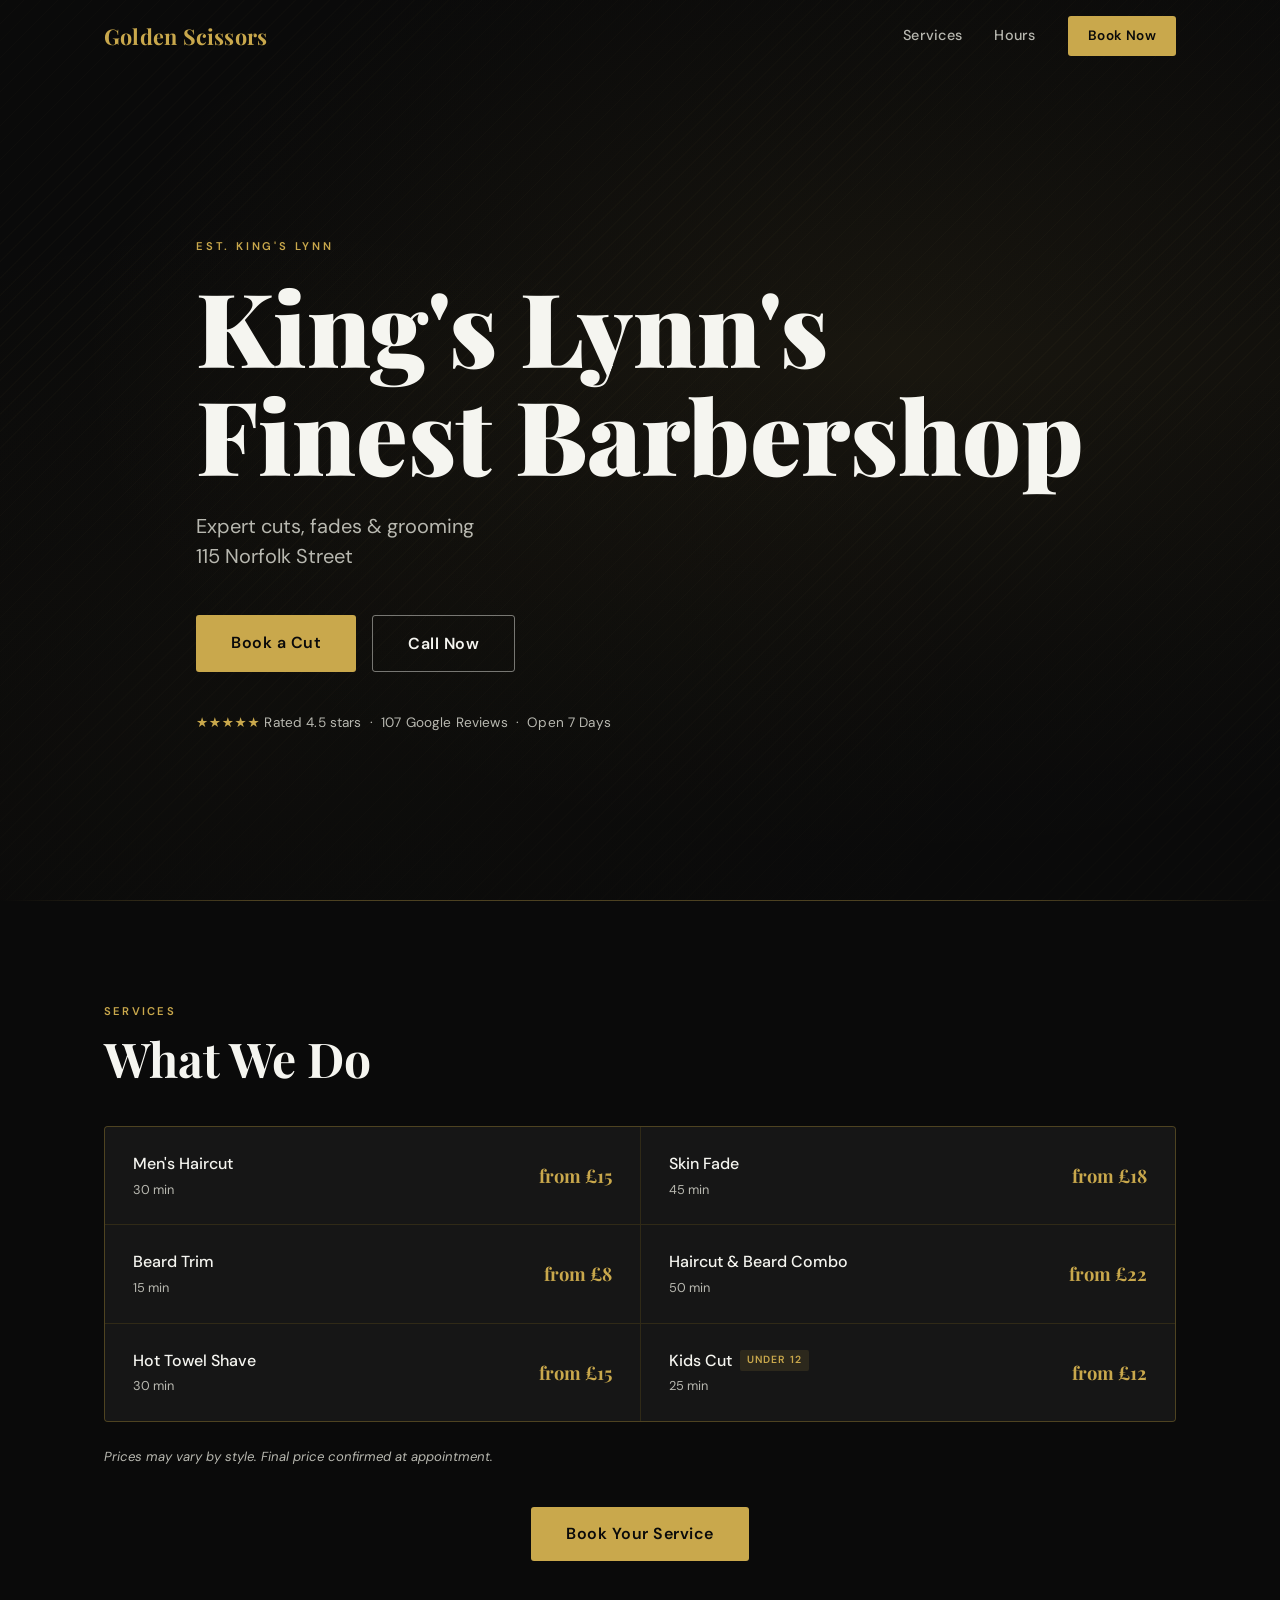
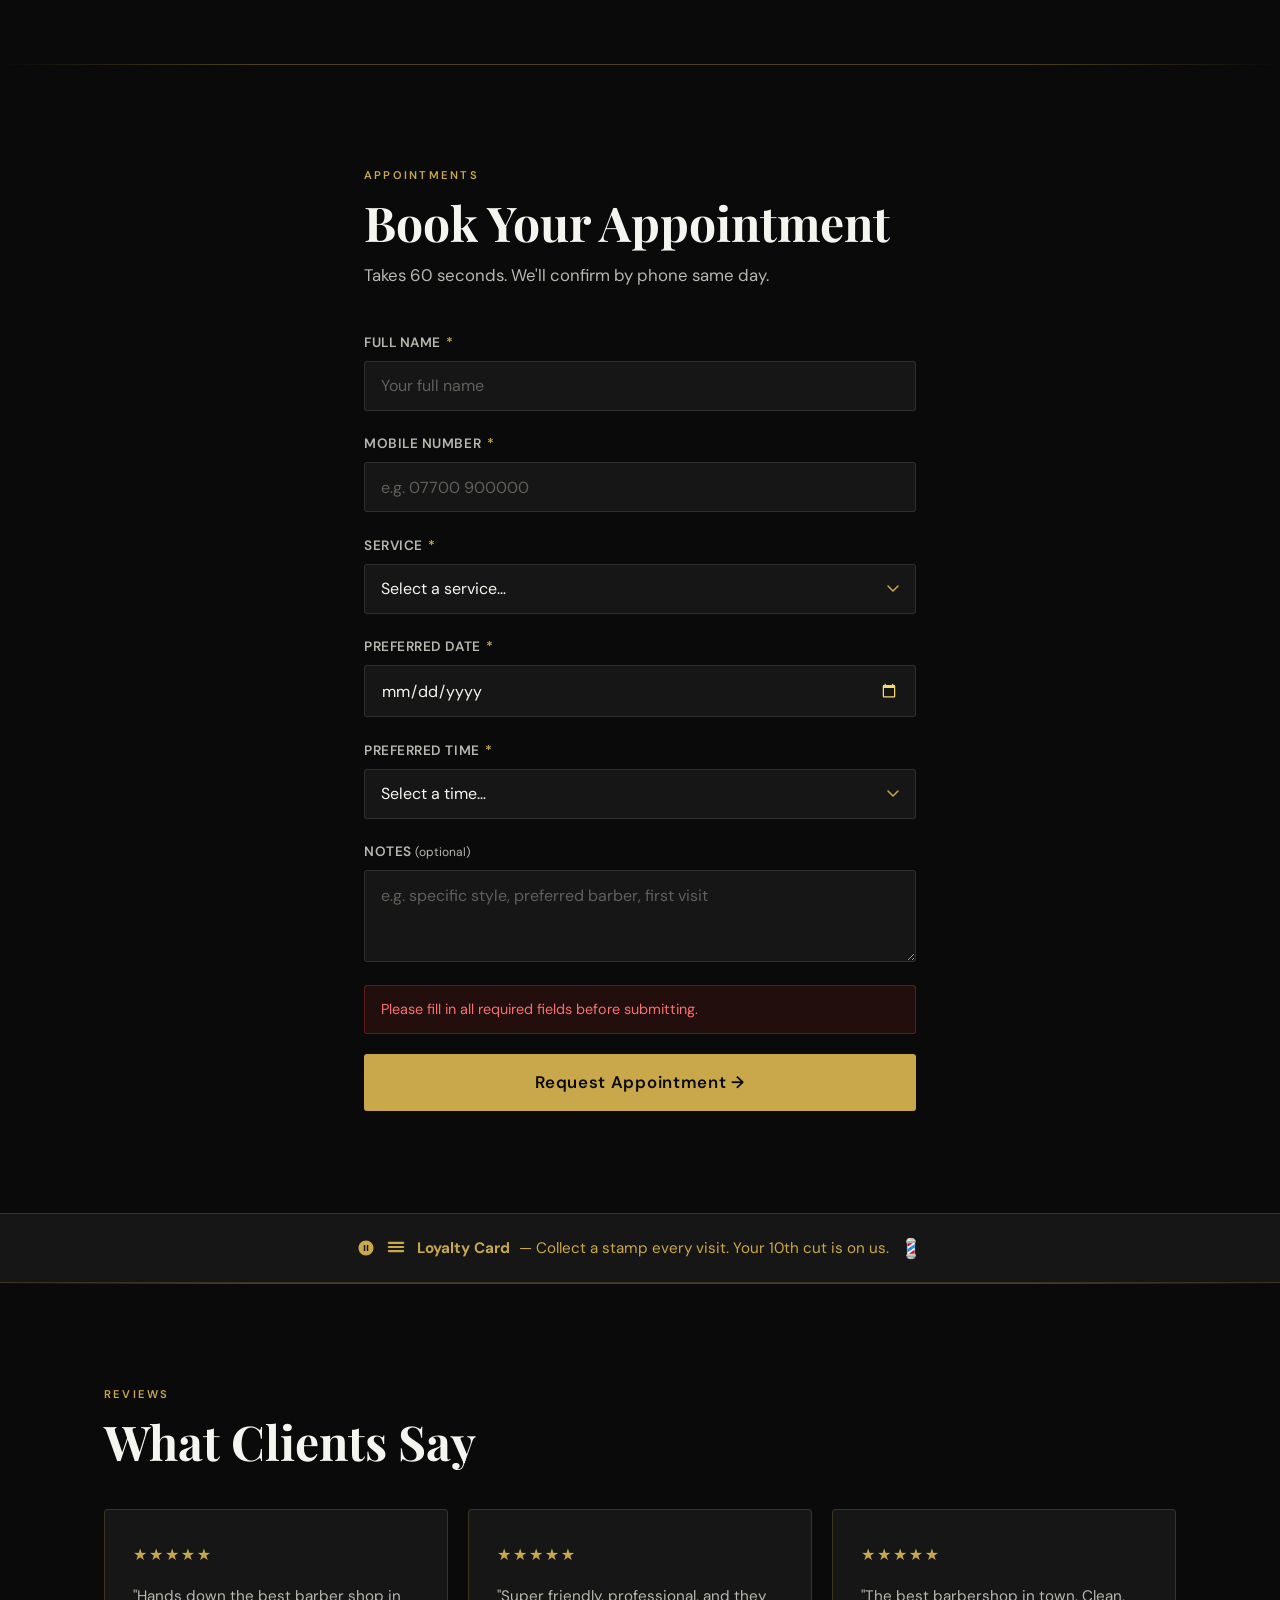
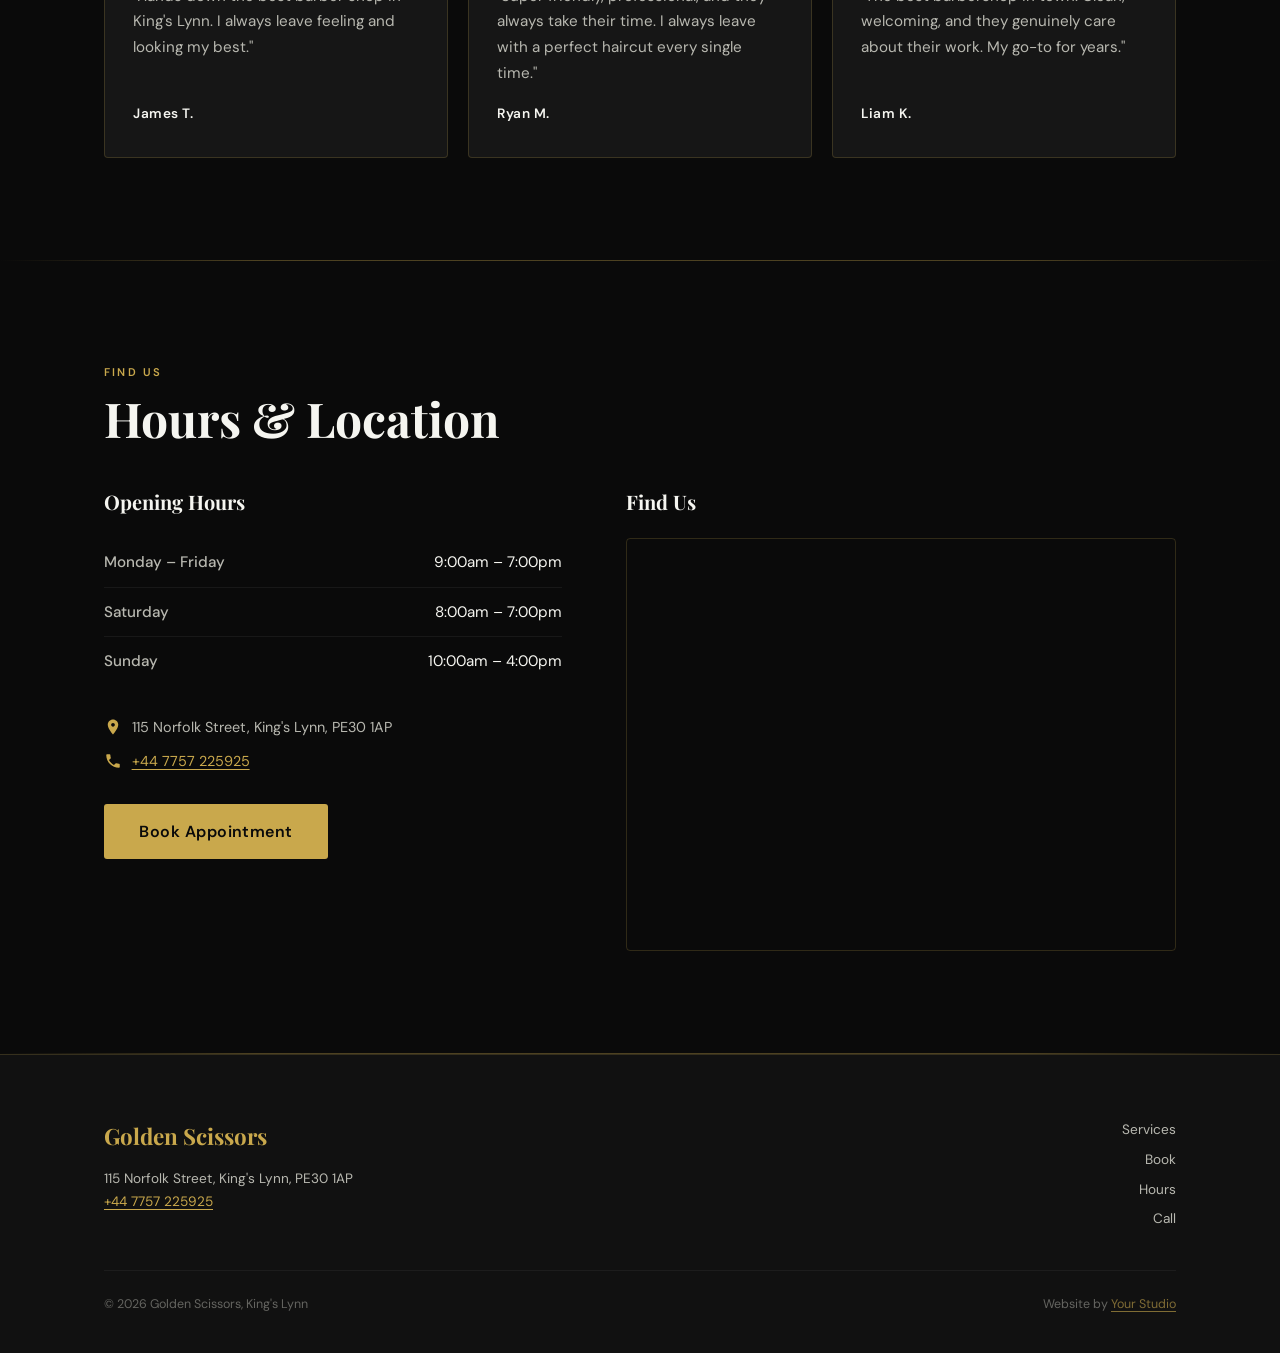
<file: index.html>
<!DOCTYPE html>
<html lang="en">
<head>
  <!-- Website by Claude Code / Anthropic — hello@goldensscissors.co.uk -->
  <meta charset="UTF-8" />
  <meta name="viewport" content="width=device-width, initial-scale=1.0" />
  <meta name="description" content="Golden Scissors — King's Lynn's top-rated barbershop. Book online for haircuts, skin fades, beard trims &amp; more. Open 7 days." />
  <title>Golden Scissors — King's Lynn Barbershop</title>
  <link rel="preconnect" href="https://fonts.googleapis.com" />
  <link rel="preconnect" href="https://fonts.gstatic.com" crossorigin />
  <link href="https://fonts.googleapis.com/css2?family=Playfair+Display:wght@700;900&family=DM+Sans:wght@300;400;500;600&display=swap" rel="stylesheet" />
  <link rel="stylesheet" href="styles.css" />
</head>
<body>

  <!-- ═══════════════════════════════════════════
       STICKY HEADER
  ═══════════════════════════════════════════ -->
  <header class="site-header" id="site-header">
    <div class="header-inner">
      <a href="#hero" class="wordmark">Golden Scissors</a>

      <nav class="nav-desktop">
        <a href="#services">Services</a>
        <a href="#hours">Hours</a>
        <a href="#booking" class="btn-gold btn-sm">Book Now</a>
      </nav>

      <div class="nav-mobile-right">
        <a href="#booking" class="btn-gold btn-sm">Book Now</a>
        <button class="hamburger" id="hamburger" aria-label="Open menu" aria-expanded="false">
          <span></span><span></span><span></span>
        </button>
      </div>
    </div>

    <!-- Mobile drawer -->
    <div class="mobile-menu" id="mobile-menu" aria-hidden="true">
      <a href="#services" class="mobile-link">Services &amp; Pricing</a>
      <a href="#booking" class="mobile-link">Book Appointment</a>
      <a href="#hours" class="mobile-link">Hours &amp; Location</a>
      <a href="tel:+447757225925" class="mobile-link mobile-call">📞 Call: +44 7757 225925</a>
    </div>
  </header>

  <!-- ═══════════════════════════════════════════
       HERO SECTION
       TODO: Replace the CSS gradient background with a real hero image.
       To add a photo: set background-image: url('your-hero-photo.jpg')
       on the .hero selector in styles.css, then remove the gradient layers.
  ═══════════════════════════════════════════ -->
  <section class="hero" id="hero">
    <div class="hero-inner">
      <p class="hero-eyebrow">Est. King's Lynn</p>
      <h1 class="hero-heading">King's Lynn's<br>Finest Barbershop</h1>
      <p class="hero-sub">Expert cuts, fades &amp; grooming<br>115 Norfolk Street</p>
      <div class="hero-ctas">
        <a href="#booking" class="btn-gold btn-lg">Book a Cut</a>
        <a href="tel:+447757225925" class="btn-outline btn-lg">Call Now</a>
      </div>
      <p class="hero-trust">
        <span class="stars" aria-label="5 stars">★★★★★</span>
        Rated 4.5 stars &nbsp;·&nbsp; 107 Google Reviews &nbsp;·&nbsp; Open 7 Days
      </p>
    </div>
  </section>

  <div class="gold-rule" role="separator"></div>

  <!-- ═══════════════════════════════════════════
       SERVICES & PRICING
  ═══════════════════════════════════════════ -->
  <section class="services" id="services">
    <div class="container">
      <div class="section-label">Services</div>
      <h2 class="section-heading">What We Do</h2>

      <div class="services-grid">

        <div class="service-card">
          <div class="service-card-left">
            <span class="service-name">Men's Haircut</span>
            <span class="service-duration">30 min</span>
          </div>
          <span class="service-price">from £15</span>
        </div>

        <div class="service-card">
          <div class="service-card-left">
            <span class="service-name">Skin Fade</span>
            <span class="service-duration">45 min</span>
          </div>
          <span class="service-price">from £18</span>
        </div>

        <div class="service-card">
          <div class="service-card-left">
            <span class="service-name">Beard Trim</span>
            <span class="service-duration">15 min</span>
          </div>
          <span class="service-price">from £8</span>
        </div>

        <div class="service-card">
          <div class="service-card-left">
            <span class="service-name">Haircut &amp; Beard Combo</span>
            <span class="service-duration">50 min</span>
          </div>
          <span class="service-price">from £22</span>
        </div>

        <div class="service-card">
          <div class="service-card-left">
            <span class="service-name">Hot Towel Shave</span>
            <span class="service-duration">30 min</span>
          </div>
          <span class="service-price">from £15</span>
        </div>

        <div class="service-card">
          <div class="service-card-left">
            <span class="service-name">Kids Cut <span class="service-tag">under 12</span></span>
            <span class="service-duration">25 min</span>
          </div>
          <span class="service-price">from £12</span>
        </div>

      </div>

      <p class="services-note"><em>Prices may vary by style. Final price confirmed at appointment.</em></p>

      <div class="services-cta">
        <a href="#booking" class="btn-gold btn-lg">Book Your Service</a>
      </div>
    </div>
  </section>

  <div class="gold-rule" role="separator"></div>

  <!-- ═══════════════════════════════════════════
       BOOKING FORM
       TODO: Replace YOUR_FORM_ID in the form action URL below with your
       real Formspree form ID. Sign up at formspree.io, create a form,
       and you'll get an ID like "xpzgkdqr". The action URL should be:
         https://formspree.io/f/YOUR_FORM_ID
  ═══════════════════════════════════════════ -->
  <section class="booking" id="booking">
    <div class="container container-narrow">
      <div class="section-label">Appointments</div>
      <h2 class="section-heading">Book Your Appointment</h2>
      <p class="section-sub">Takes 60 seconds. We'll confirm by phone same day.</p>

      <form
        id="booking-form"
        action="https://formspree.io/f/xeebqwey"
        method="POST"
        novalidate
      >
        <div class="form-row">
          <label for="name">Full Name <span class="required">*</span></label>
          <input
            type="text"
            id="name"
            name="name"
            placeholder="Your full name"
            required
            autocomplete="name"
          />
        </div>

        <div class="form-row">
          <label for="phone">Mobile Number <span class="required">*</span></label>
          <input
            type="tel"
            id="phone"
            name="phone"
            placeholder="e.g. 07700 900000"
            required
            autocomplete="tel"
          />
        </div>

        <div class="form-row">
          <label for="service">Service <span class="required">*</span></label>
          <select id="service" name="service" required>
            <option value="" disabled selected>Select a service…</option>
            <option value="Men's Haircut (30 min, from £15)">Men's Haircut — from £15</option>
            <option value="Skin Fade (45 min, from £18)">Skin Fade — from £18</option>
            <option value="Beard Trim (15 min, from £8)">Beard Trim — from £8</option>
            <option value="Haircut & Beard Combo (50 min, from £22)">Haircut &amp; Beard Combo — from £22</option>
            <option value="Hot Towel Shave (30 min, from £15)">Hot Towel Shave — from £15</option>
            <option value="Kids Cut under 12 (25 min, from £12)">Kids Cut (under 12) — from £12</option>
          </select>
        </div>

        <div class="form-row">
          <label for="date">Preferred Date <span class="required">*</span></label>
          <input
            type="date"
            id="date"
            name="date"
            required
          />
        </div>

        <div class="form-row">
          <label for="time">Preferred Time <span class="required">*</span></label>
          <select id="time" name="time" required>
            <option value="" disabled selected>Select a time…</option>
            <option value="Morning (9:00am – 12:00pm)">Morning — 9:00am to 12:00pm</option>
            <option value="Afternoon (12:00pm – 5:00pm)">Afternoon — 12:00pm to 5:00pm</option>
            <option value="Evening (5:00pm – 7:00pm)">Evening — 5:00pm to 7:00pm (Mon–Sat)</option>
          </select>
        </div>

        <div class="form-row">
          <label for="notes">Notes <span class="optional">(optional)</span></label>
          <textarea
            id="notes"
            name="notes"
            rows="3"
            placeholder="e.g. specific style, preferred barber, first visit"
          ></textarea>
        </div>

        <div class="form-row form-error" id="form-error" aria-live="polite" hidden>
          Please fill in all required fields before submitting.
        </div>

        <button type="submit" class="btn-gold btn-submit" id="submit-btn">
          Request Appointment →
        </button>
      </form>

      <!-- Success message — shown after successful submission, form is hidden -->
      <div class="booking-success" id="booking-success" hidden>
        <div class="success-icon">✓</div>
        <h3>You're in the book!</h3>
        <p>We'll call to confirm your appointment within a few hours.<br>
        Questions? Call us on <a href="tel:+447757225925">+44 7757 225925</a>.</p>
      </div>
    </div>
  </section>

  <!-- ═══════════════════════════════════════════
       LOYALTY SCHEME BANNER
  ═══════════════════════════════════════════ -->
  <div class="loyalty-banner">
    <div class="container">
      <p>
        <svg class="loyalty-icon" viewBox="0 0 24 24" fill="none" xmlns="http://www.w3.org/2000/svg" aria-hidden="true">
          <path d="M12 2C6.48 2 2 6.48 2 12s4.48 10 10 10 10-4.48 10-10S17.52 2 12 2zm-1 14H9V8h2v8zm4 0h-2V8h2v8z" fill="currentColor"/>
        </svg>
        <svg class="loyalty-icon" viewBox="0 0 32 32" fill="none" xmlns="http://www.w3.org/2000/svg" aria-hidden="true" style="width:22px;height:22px">
          <rect x="4" y="13" width="24" height="3" rx="1.5" fill="currentColor"/>
          <rect x="4" y="19" width="24" height="3" rx="1.5" fill="currentColor"/>
          <rect x="4" y="7" width="24" height="3" rx="1.5" fill="currentColor"/>
        </svg>
        <strong>Loyalty Card</strong> — Collect a stamp every visit. Your 10th cut is on us.
        <span class="loyalty-badge">💈</span>
      </p>
    </div>
  </div>

  <div class="gold-rule" role="separator"></div>

  <!-- ═══════════════════════════════════════════
       TESTIMONIALS
  ═══════════════════════════════════════════ -->
  <section class="testimonials" id="testimonials">
    <div class="container">
      <div class="section-label">Reviews</div>
      <h2 class="section-heading">What Clients Say</h2>

      <div class="testimonials-grid">

        <div class="testimonial-card">
          <div class="testimonial-stars" aria-label="5 out of 5 stars">★★★★★</div>
          <blockquote>
            "Hands down the best barber shop in King's Lynn. I always leave feeling and looking my best."
          </blockquote>
          <cite>James T.</cite>
        </div>

        <div class="testimonial-card">
          <div class="testimonial-stars" aria-label="5 out of 5 stars">★★★★★</div>
          <blockquote>
            "Super friendly, professional, and they always take their time. I always leave with a perfect haircut every single time."
          </blockquote>
          <cite>Ryan M.</cite>
        </div>

        <div class="testimonial-card">
          <div class="testimonial-stars" aria-label="5 out of 5 stars">★★★★★</div>
          <blockquote>
            "The best barbershop in town. Clean, welcoming, and they genuinely care about their work. My go-to for years."
          </blockquote>
          <cite>Liam K.</cite>
        </div>

      </div>
    </div>
  </section>

  <div class="gold-rule" role="separator"></div>

  <!-- ═══════════════════════════════════════════
       HOURS & LOCATION
  ═══════════════════════════════════════════ -->
  <section class="hours-location" id="hours">
    <div class="container">
      <div class="section-label">Find Us</div>
      <h2 class="section-heading">Hours &amp; Location</h2>

      <div class="hours-location-grid">

        <div class="hours-col">
          <h3 class="col-heading">Opening Hours</h3>
          <table class="hours-table">
            <tbody>
              <tr>
                <th scope="row">Monday – Friday</th>
                <td>9:00am – 7:00pm</td>
              </tr>
              <tr>
                <th scope="row">Saturday</th>
                <td>8:00am – 7:00pm</td>
              </tr>
              <tr>
                <th scope="row">Sunday</th>
                <td>10:00am – 4:00pm</td>
              </tr>
            </tbody>
          </table>

          <div class="contact-block">
            <p class="contact-item">
              <svg class="contact-icon" viewBox="0 0 24 24" fill="none" xmlns="http://www.w3.org/2000/svg" aria-hidden="true">
                <path d="M12 2C8.13 2 5 5.13 5 9c0 5.25 7 13 7 13s7-7.75 7-13c0-3.87-3.13-7-7-7zm0 9.5c-1.38 0-2.5-1.12-2.5-2.5s1.12-2.5 2.5-2.5 2.5 1.12 2.5 2.5-1.12 2.5-2.5 2.5z" fill="currentColor"/>
              </svg>
              115 Norfolk Street, King's Lynn, PE30 1AP
            </p>
            <p class="contact-item">
              <svg class="contact-icon" viewBox="0 0 24 24" fill="none" xmlns="http://www.w3.org/2000/svg" aria-hidden="true">
                <path d="M6.62 10.79c1.44 2.83 3.76 5.15 6.59 6.59l2.2-2.2c.27-.27.67-.36 1.02-.24 1.12.37 2.33.57 3.57.57.55 0 1 .45 1 1V20c0 .55-.45 1-1 1-9.39 0-17-7.61-17-17 0-.55.45-1 1-1h3.5c.55 0 1 .45 1 1 0 1.25.2 2.45.57 3.57.11.35.03.74-.25 1.02l-2.2 2.2z" fill="currentColor"/>
              </svg>
              <a href="tel:+447757225925">+44 7757 225925</a>
            </p>
          </div>

          <a href="#booking" class="btn-gold btn-lg hours-cta">Book Appointment</a>
        </div>

        <div class="map-col">
          <h3 class="col-heading">Find Us</h3>
          <!--
            Google Maps embed styled to match dark theme via CSS filter.
            The grayscale+invert filter gives it a moody, dark appearance.
            If you want the standard coloured map, remove the .map-frame filter rule from styles.css.
          -->
          <div class="map-wrapper">
            <iframe
              class="map-frame"
              title="Golden Scissors location — 115 Norfolk Street, King's Lynn"
              src="https://maps.google.com/maps?q=115+Norfolk+Street,+King%27s+Lynn,+PE30+1AP,+UK&t=&z=17&ie=UTF8&iwloc=&output=embed"
              loading="lazy"
              allowfullscreen
              referrerpolicy="no-referrer-when-downgrade"
            ></iframe>
          </div>
        </div>

      </div>
    </div>
  </section>

  <div class="gold-rule" role="separator"></div>

  <!-- ═══════════════════════════════════════════
       FOOTER
  ═══════════════════════════════════════════ -->
  <footer class="site-footer">
    <div class="container">
      <div class="footer-inner">
        <div class="footer-brand">
          <span class="footer-wordmark">Golden Scissors</span>
          <address class="footer-address">
            115 Norfolk Street, King's Lynn, PE30 1AP<br>
            <a href="tel:+447757225925">+44 7757 225925</a>
          </address>
        </div>

        <div class="footer-links">
          <a href="#services">Services</a>
          <a href="#booking">Book</a>
          <a href="#hours">Hours</a>
          <a href="tel:+447757225925">Call</a>
        </div>
      </div>

      <div class="footer-bottom">
        <p>© 2026 Golden Scissors, King's Lynn</p>
        <p class="footer-credit">Website by <a href="mailto:hello@yourstudio.co.uk">Your Studio</a></p>
      </div>
    </div>
  </footer>

  <script src="main.js"></script>
</body>
</html>
</file>
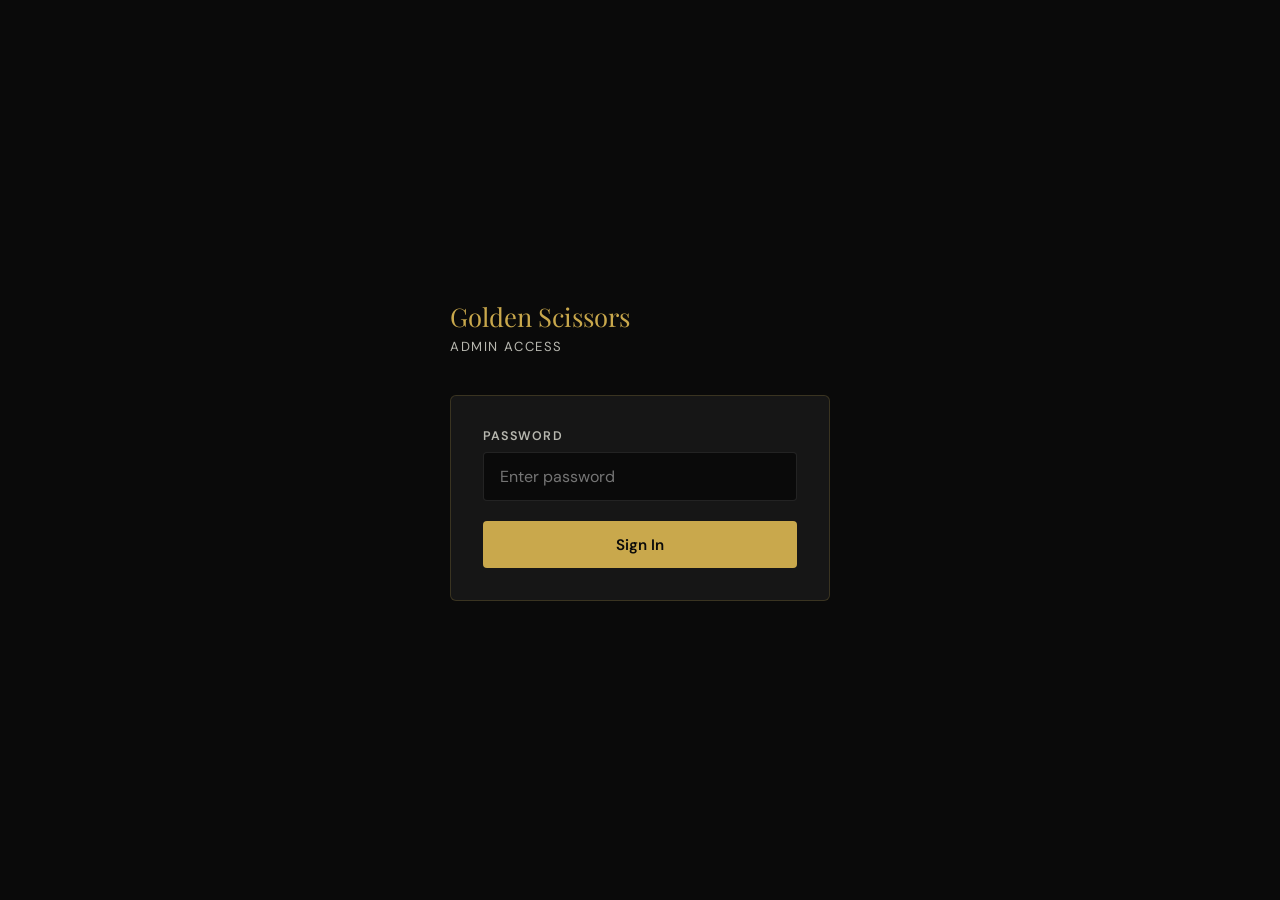
<file: admin.html>
<!DOCTYPE html>
<html lang="en">
<head>
  <!-- Website by Claude Code / Anthropic -->
  <meta charset="UTF-8" />
  <meta name="viewport" content="width=device-width, initial-scale=1.0" />
  <meta name="robots" content="noindex, nofollow" />
  <title>Admin — Golden Scissors</title>
  <link rel="preconnect" href="https://fonts.googleapis.com" />
  <link rel="preconnect" href="https://fonts.gstatic.com" crossorigin />
  <link href="https://fonts.googleapis.com/css2?family=Playfair+Display:wght@700&family=DM+Sans:wght@400;500;600&display=swap" rel="stylesheet" />
  <style>
    /* ── Variables ── */
    :root {
      --black:     #0a0a0a;
      --black-mid: #161616;
      --white:     #f5f5f0;
      --dim:       #b8b8b0;
      --gold:      #c9a84c;
      --border:    rgba(201, 168, 76, 0.2);
      --ff-serif:  'Playfair Display', Georgia, serif;
      --ff-sans:   'DM Sans', system-ui, sans-serif;
    }

    *, *::before, *::after { box-sizing: border-box; margin: 0; padding: 0; }

    body {
      background: var(--black);
      color: var(--white);
      font-family: var(--ff-sans);
      min-height: 100svh;
      display: flex;
      align-items: center;
      justify-content: center;
      padding: 2rem 1.25rem;
      -webkit-font-smoothing: antialiased;
    }

    /* ── Login Screen ── */
    #login-screen {
      width: 100%;
      max-width: 380px;
    }

    .login-logo {
      font-family: var(--ff-serif);
      font-size: 1.6rem;
      color: var(--gold);
      margin-bottom: 0.35rem;
    }

    .login-sub {
      font-size: 0.82rem;
      color: var(--dim);
      letter-spacing: 0.12em;
      text-transform: uppercase;
      margin-bottom: 2.5rem;
    }

    .login-box {
      background: var(--black-mid);
      border: 1px solid var(--border);
      border-radius: 6px;
      padding: 2rem;
    }

    .login-box label {
      display: block;
      font-size: 0.78rem;
      font-weight: 600;
      letter-spacing: 0.1em;
      text-transform: uppercase;
      color: var(--dim);
      margin-bottom: 0.5rem;
    }

    .login-box input {
      width: 100%;
      background: var(--black);
      border: 1px solid rgba(255,255,255,0.1);
      color: var(--white);
      font-family: var(--ff-sans);
      font-size: 1rem;
      padding: 0.8rem 1rem;
      border-radius: 4px;
      outline: none;
      margin-bottom: 1.25rem;
      transition: border-color 0.2s;
    }

    .login-box input:focus { border-color: var(--gold); }

    .login-btn {
      width: 100%;
      background: var(--gold);
      color: var(--black);
      font-family: var(--ff-sans);
      font-weight: 600;
      font-size: 0.95rem;
      border: none;
      padding: 0.85rem;
      border-radius: 4px;
      cursor: pointer;
      transition: background 0.2s;
    }

    .login-btn:hover { background: #dfc070; }

    .login-error {
      font-size: 0.83rem;
      color: #f87171;
      margin-top: 0.85rem;
      display: none;
    }

    /* ── Admin Dashboard ── */
    #admin-screen {
      display: none;
      width: 100%;
      max-width: 860px;
    }

    .admin-header {
      display: flex;
      align-items: center;
      justify-content: space-between;
      margin-bottom: 2rem;
      flex-wrap: wrap;
      gap: 1rem;
    }

    .admin-title {
      font-family: var(--ff-serif);
      font-size: 1.75rem;
      color: var(--gold);
    }

    .logout-btn {
      background: none;
      border: 1px solid var(--border);
      color: var(--dim);
      font-family: var(--ff-sans);
      font-size: 0.82rem;
      padding: 0.45rem 1rem;
      border-radius: 3px;
      cursor: pointer;
      transition: color 0.2s, border-color 0.2s;
    }

    .logout-btn:hover { color: var(--white); border-color: rgba(255,255,255,0.3); }

    .admin-card {
      background: var(--black-mid);
      border: 1px solid var(--border);
      border-radius: 6px;
      padding: 2rem 2rem 2.5rem;
      margin-bottom: 1.5rem;
    }

    .admin-card h2 {
      font-family: var(--ff-serif);
      font-size: 1.2rem;
      color: var(--white);
      margin-bottom: 0.6rem;
    }

    .admin-card p {
      font-size: 0.92rem;
      color: var(--dim);
      line-height: 1.65;
      margin-bottom: 1rem;
    }

    .admin-card a {
      display: inline-block;
      background: var(--gold);
      color: var(--black);
      font-weight: 600;
      font-size: 0.9rem;
      padding: 0.6rem 1.4rem;
      border-radius: 3px;
      text-decoration: none;
      transition: background 0.2s;
    }

    .admin-card a:hover { background: #dfc070; }

    .admin-info-grid {
      display: grid;
      grid-template-columns: repeat(auto-fill, minmax(200px, 1fr));
      gap: 1px;
      background: var(--border);
      border: 1px solid var(--border);
      border-radius: 4px;
      overflow: hidden;
      margin-top: 1.5rem;
    }

    .info-cell {
      background: var(--black);
      padding: 1rem 1.25rem;
    }

    .info-cell .label {
      font-size: 0.7rem;
      letter-spacing: 0.12em;
      text-transform: uppercase;
      color: var(--gold);
      margin-bottom: 0.3rem;
    }

    .info-cell .value {
      font-size: 0.9rem;
      color: var(--white);
      font-weight: 500;
    }

    .admin-footer {
      font-size: 0.75rem;
      color: rgba(184,184,176,0.4);
      text-align: center;
      margin-top: 2rem;
    }
  </style>
</head>
<body>

  <!-- ── Login screen ────────────────────────────────── -->
  <div id="login-screen">
    <p class="login-logo">Golden Scissors</p>
    <p class="login-sub">Admin Access</p>

    <div class="login-box">
      <label for="pwd-input">Password</label>
      <!--
        IMPORTANT: Change the hardcoded password in the JS below before going live.
        Search for ADMIN_PASSWORD and replace the string with something strong.
        For production, use a proper auth solution (Netlify Identity, Cloudflare Access, etc.)
      -->
      <input
        type="password"
        id="pwd-input"
        placeholder="Enter password"
        autocomplete="current-password"
      />
      <button class="login-btn" id="login-btn">Sign In</button>
      <p class="login-error" id="login-error">Incorrect password. Try again.</p>
    </div>
  </div>

  <!-- ── Admin dashboard ────────────────────────────── -->
  <div id="admin-screen">
    <div class="admin-header">
      <h1 class="admin-title">Booking Dashboard</h1>
      <button class="logout-btn" id="logout-btn">Sign Out</button>
    </div>

    <div class="admin-card">
      <h2>Appointment Submissions</h2>
      <p>
        All booking form submissions are collected and stored securely by Formspree.
        Log in to your Formspree dashboard to view, search, export, and manage every appointment request.
      </p>
      <a href="https://formspree.io/login" target="_blank" rel="noopener noreferrer">
        Open Formspree Dashboard →
      </a>
    </div>

    <div class="admin-card">
      <h2>Business Information</h2>
      <div class="admin-info-grid">
        <div class="info-cell">
          <p class="label">Business</p>
          <p class="value">Golden Scissors</p>
        </div>
        <div class="info-cell">
          <p class="label">Address</p>
          <p class="value">115 Norfolk St, King's Lynn PE30 1AP</p>
        </div>
        <div class="info-cell">
          <p class="label">Phone</p>
          <p class="value">+44 7757 225925</p>
        </div>
        <div class="info-cell">
          <p class="label">Mon–Fri</p>
          <p class="value">9:00am – 7:00pm</p>
        </div>
        <div class="info-cell">
          <p class="label">Saturday</p>
          <p class="value">8:00am – 7:00pm</p>
        </div>
        <div class="info-cell">
          <p class="label">Sunday</p>
          <p class="value">10:00am – 4:00pm</p>
        </div>
      </div>
    </div>

    <p class="admin-footer">Golden Scissors Admin · Protected page · Do not share this URL</p>
  </div>

  <script>
    /* ── Simple JS password gate ─────────────────────────────
       IMPORTANT: Replace 'ADMIN_PASSWORD' below with a strong password.
       This is client-side only — do not rely on it for sensitive data.
       Consider Netlify Identity or Cloudflare Access for stronger protection.
    ─────────────────────────────────────────────────────────── */
    const ADMIN_PASSWORD = 'golden2026'; // TODO: change before going live

    const SESSION_KEY = 'gs_admin_authed';

    const loginScreen  = document.getElementById('login-screen');
    const adminScreen  = document.getElementById('admin-screen');
    const pwdInput     = document.getElementById('pwd-input');
    const loginBtn     = document.getElementById('login-btn');
    const loginError   = document.getElementById('login-error');
    const logoutBtn    = document.getElementById('logout-btn');

    function showAdmin() {
      loginScreen.style.display = 'none';
      adminScreen.style.display = 'block';
    }

    function showLogin() {
      adminScreen.style.display = 'none';
      loginScreen.style.display = 'block';
    }

    // Check if already authed in this session
    if (sessionStorage.getItem(SESSION_KEY) === '1') {
      showAdmin();
    }

    function attemptLogin() {
      if (pwdInput.value === ADMIN_PASSWORD) {
        sessionStorage.setItem(SESSION_KEY, '1');
        loginError.style.display = 'none';
        showAdmin();
      } else {
        loginError.style.display = 'block';
        pwdInput.value = '';
        pwdInput.focus();
      }
    }

    loginBtn.addEventListener('click', attemptLogin);
    pwdInput.addEventListener('keydown', (e) => {
      if (e.key === 'Enter') attemptLogin();
    });

    logoutBtn.addEventListener('click', () => {
      sessionStorage.removeItem(SESSION_KEY);
      showLogin();
    });
  </script>
</body>
</html>
</file>
<file: styles.css>
/* ═══════════════════════════════════════════════════════════
   GOLDEN SCISSORS — STYLES
   Palette: #0a0a0a bg · #f5f5f0 text · #c9a84c gold
   Fonts: Playfair Display (headings) · DM Sans (body)
═══════════════════════════════════════════════════════════ */

/* ── Reset & Base ────────────────────────────────────────── */
*,
*::before,
*::after {
  box-sizing: border-box;
  margin: 0;
  padding: 0;
}

:root {
  --black:      #0a0a0a;
  --black-soft: #111111;
  --black-mid:  #1a1a1a;
  --black-card: #161616;
  --white:      #f5f5f0;
  --white-dim:  #b8b8b0;
  --gold:       #c9a84c;
  --gold-light: #dfc070;
  --gold-dark:  #a88730;
  --border:     rgba(201, 168, 76, 0.2);

  --ff-serif: 'Playfair Display', Georgia, serif;
  --ff-sans:  'DM Sans', system-ui, -apple-system, sans-serif;

  --header-h: 72px;
  --max-w:    1200px;
  --narrow-w: 680px;

  --ease-smooth: cubic-bezier(0.4, 0, 0.2, 1);
}

html {
  scroll-behavior: smooth;
  font-size: 16px;
}

body {
  background-color: var(--black);
  color: var(--white);
  font-family: var(--ff-sans);
  font-weight: 400;
  line-height: 1.6;
  -webkit-font-smoothing: antialiased;
  overflow-x: hidden;
}

a {
  color: inherit;
  text-decoration: none;
}

img {
  display: block;
  max-width: 100%;
}

address {
  font-style: normal;
}

/* ── Layout helpers ─────────────────────────────────────── */
.container {
  width: 100%;
  max-width: var(--max-w);
  margin-inline: auto;
  padding-inline: clamp(1.25rem, 5vw, 4rem);
}

.container-narrow {
  max-width: var(--narrow-w);
}

/* ── Gold rule dividers ──────────────────────────────────── */
.gold-rule {
  height: 1px;
  background: linear-gradient(
    to right,
    transparent,
    var(--gold) 20%,
    var(--gold) 80%,
    transparent
  );
  opacity: 0.35;
  margin: 0;
}

/* ── Section typography ─────────────────────────────────── */
.section-label {
  font-family: var(--ff-sans);
  font-size: 0.7rem;
  font-weight: 600;
  letter-spacing: 0.2em;
  text-transform: uppercase;
  color: var(--gold);
  margin-bottom: 0.6rem;
}

.section-heading {
  font-family: var(--ff-serif);
  font-size: clamp(2rem, 4vw, 3rem);
  font-weight: 700;
  line-height: 1.15;
  color: var(--white);
  margin-bottom: 2.5rem;
}

.section-sub {
  font-size: 1.05rem;
  color: var(--white-dim);
  margin-top: -1.75rem;
  margin-bottom: 2.75rem;
  line-height: 1.55;
}

/* ── Buttons ─────────────────────────────────────────────── */
.btn-gold {
  display: inline-block;
  background: var(--gold);
  color: var(--black);
  font-family: var(--ff-sans);
  font-weight: 600;
  letter-spacing: 0.03em;
  border: none;
  cursor: pointer;
  transition: background 0.2s var(--ease-smooth), transform 0.15s var(--ease-smooth);
  white-space: nowrap;
  text-align: center;
}

.btn-gold:hover,
.btn-gold:focus-visible {
  background: var(--gold-light);
  transform: translateY(-1px);
}

.btn-gold:active {
  transform: translateY(0);
}

.btn-outline {
  display: inline-block;
  background: transparent;
  color: var(--white);
  font-family: var(--ff-sans);
  font-weight: 600;
  letter-spacing: 0.03em;
  border: 1.5px solid rgba(245, 245, 240, 0.45);
  cursor: pointer;
  transition: border-color 0.2s var(--ease-smooth), color 0.2s var(--ease-smooth), transform 0.15s var(--ease-smooth);
  white-space: nowrap;
  text-align: center;
}

.btn-outline:hover,
.btn-outline:focus-visible {
  border-color: var(--gold);
  color: var(--gold);
  transform: translateY(-1px);
}

.btn-sm {
  font-size: 0.85rem;
  padding: 0.55rem 1.25rem;
  border-radius: 3px;
}

.btn-lg {
  font-size: 1rem;
  padding: 0.9rem 2.2rem;
  border-radius: 3px;
}


/* ═══════════════════════════════════════════════════════════
   STICKY HEADER
═══════════════════════════════════════════════════════════ */
.site-header {
  position: fixed;
  top: 0;
  left: 0;
  right: 0;
  z-index: 1000;
  height: var(--header-h);
  transition: background 0.3s var(--ease-smooth), backdrop-filter 0.3s var(--ease-smooth);
}

.site-header.scrolled {
  background: rgba(10, 10, 10, 0.92);
  backdrop-filter: blur(12px);
  -webkit-backdrop-filter: blur(12px);
  border-bottom: 1px solid var(--border);
}

.header-inner {
  height: 100%;
  max-width: var(--max-w);
  margin-inline: auto;
  padding-inline: clamp(1.25rem, 5vw, 4rem);
  display: flex;
  align-items: center;
  justify-content: space-between;
  gap: 1rem;
}

/* Wordmark */
.wordmark {
  font-family: var(--ff-serif);
  font-size: 1.35rem;
  font-weight: 700;
  color: var(--gold);
  letter-spacing: 0.01em;
  flex-shrink: 0;
}

/* Desktop nav */
.nav-desktop {
  display: flex;
  align-items: center;
  gap: 2rem;
}

.nav-desktop a:not(.btn-gold) {
  font-size: 0.9rem;
  font-weight: 500;
  color: var(--white-dim);
  transition: color 0.2s;
  letter-spacing: 0.02em;
}

.nav-desktop a:not(.btn-gold):hover {
  color: var(--gold);
}

/* Mobile right side */
.nav-mobile-right {
  display: none;
  align-items: center;
  gap: 0.75rem;
}

/* Hamburger */
.hamburger {
  display: flex;
  flex-direction: column;
  justify-content: center;
  gap: 5px;
  background: none;
  border: none;
  cursor: pointer;
  padding: 6px;
  width: 40px;
  height: 40px;
}

.hamburger span {
  display: block;
  height: 2px;
  width: 24px;
  background: var(--white);
  transition: transform 0.25s var(--ease-smooth), opacity 0.2s;
  transform-origin: center;
}

.hamburger.open span:nth-child(1) { transform: translateY(7px) rotate(45deg); }
.hamburger.open span:nth-child(2) { opacity: 0; transform: scaleX(0); }
.hamburger.open span:nth-child(3) { transform: translateY(-7px) rotate(-45deg); }

/* Mobile menu drawer */
.mobile-menu {
  display: none;
  flex-direction: column;
  background: var(--black-soft);
  border-top: 1px solid var(--border);
  padding: 1rem 0;
  max-height: 0;
  overflow: hidden;
  transition: max-height 0.35s var(--ease-smooth);
}

.mobile-menu.open {
  max-height: 400px;
}

.mobile-link {
  display: block;
  padding: 0.85rem clamp(1.25rem, 5vw, 4rem);
  font-size: 1rem;
  font-weight: 500;
  color: var(--white-dim);
  border-bottom: 1px solid rgba(255,255,255,0.05);
  transition: color 0.2s, background 0.2s;
}

.mobile-link:hover {
  color: var(--gold);
  background: rgba(201,168,76,0.05);
}

.mobile-call {
  color: var(--gold);
  font-weight: 600;
  border-bottom: none;
  margin-top: 0.25rem;
}

@media (max-width: 768px) {
  .nav-desktop { display: none; }
  .nav-mobile-right { display: flex; }
  .mobile-menu { display: flex; }
}


/* ═══════════════════════════════════════════════════════════
   HERO
   Background: CSS diagonal texture.
   TODO: To add a real photo, change `background-image` below to:
     url('your-hero-photo.jpg')
   and remove the repeating-linear-gradient lines.
═══════════════════════════════════════════════════════════ */
.hero {
  position: relative;
  min-height: 100svh;
  display: flex;
  align-items: center;
  padding-top: var(--header-h);
  overflow: hidden;

  background-color: var(--black);
  background-image:
    repeating-linear-gradient(
      -45deg,
      rgba(201, 168, 76, 0.025) 0px,
      rgba(201, 168, 76, 0.025) 1px,
      transparent 1px,
      transparent 12px
    ),
    radial-gradient(ellipse at 70% 40%, rgba(201,168,76,0.08) 0%, transparent 65%),
    radial-gradient(ellipse at 20% 80%, rgba(201,168,76,0.04) 0%, transparent 50%);
}

.hero::after {
  content: '';
  position: absolute;
  inset: 0;
  background: linear-gradient(to bottom, rgba(10,10,10,0.3) 0%, transparent 40%, rgba(10,10,10,0.6) 100%);
  pointer-events: none;
}

.hero-inner {
  position: relative;
  z-index: 1;
  max-width: var(--max-w);
  margin-inline: auto;
  padding: clamp(3rem, 8vw, 6rem) clamp(1.25rem, 5vw, 4rem);
}

.hero-eyebrow {
  font-size: 0.7rem;
  font-weight: 600;
  letter-spacing: 0.25em;
  text-transform: uppercase;
  color: var(--gold);
  margin-bottom: 1rem;
}

.hero-heading {
  font-family: var(--ff-serif);
  font-size: clamp(3rem, 8vw, 6.5rem);
  font-weight: 900;
  line-height: 1.05;
  color: var(--white);
  margin-bottom: 1.5rem;
  max-width: 14ch;
}

.hero-sub {
  font-size: clamp(1rem, 2.5vw, 1.25rem);
  color: var(--white-dim);
  margin-bottom: 2.75rem;
  line-height: 1.5;
}

.hero-ctas {
  display: flex;
  flex-wrap: wrap;
  gap: 1rem;
  margin-bottom: 2.5rem;
}

.hero-trust {
  font-size: 0.85rem;
  color: var(--white-dim);
  letter-spacing: 0.01em;
}

.stars {
  color: var(--gold);
  letter-spacing: 0.05em;
}

@media (max-width: 768px) {
  .hero { min-height: 80svh; }
  .hero-heading { font-size: clamp(2.5rem, 12vw, 4rem); }
  .hero-ctas { gap: 0.75rem; }
  .hero-ctas .btn-lg { font-size: 0.95rem; padding: 0.85rem 1.75rem; }
}


/* ═══════════════════════════════════════════════════════════
   SERVICES & PRICING
═══════════════════════════════════════════════════════════ */
.services {
  padding: clamp(4rem, 8vw, 7rem) 0;
}

.services-grid {
  display: grid;
  grid-template-columns: repeat(2, 1fr);
  gap: 1px;
  background: var(--border);
  border: 1px solid var(--border);
  border-radius: 4px;
  overflow: hidden;
  margin-bottom: 1.5rem;
}

.service-card {
  display: flex;
  align-items: center;
  justify-content: space-between;
  gap: 1rem;
  background: var(--black-card);
  padding: 1.5rem 1.75rem;
  transition: background 0.2s var(--ease-smooth);
}

.service-card:hover {
  background: var(--black-mid);
}

.service-card-left {
  display: flex;
  flex-direction: column;
  gap: 0.2rem;
}

.service-name {
  font-size: 1rem;
  font-weight: 500;
  color: var(--white);
  display: flex;
  align-items: center;
  gap: 0.5rem;
  flex-wrap: wrap;
}

.service-tag {
  font-size: 0.65rem;
  font-weight: 600;
  letter-spacing: 0.08em;
  text-transform: uppercase;
  color: var(--gold);
  background: rgba(201,168,76,0.12);
  padding: 0.15rem 0.45rem;
  border-radius: 2px;
}

.service-duration {
  font-size: 0.8rem;
  color: var(--white-dim);
}

.service-price {
  font-family: var(--ff-serif);
  font-size: 1.15rem;
  font-weight: 700;
  color: var(--gold);
  white-space: nowrap;
  flex-shrink: 0;
}

.services-note {
  font-size: 0.82rem;
  color: var(--white-dim);
  margin-bottom: 2.5rem;
}

.services-cta {
  text-align: center;
}

@media (max-width: 600px) {
  .services-grid {
    grid-template-columns: 1fr;
  }
}


/* ═══════════════════════════════════════════════════════════
   GALLERY STRIP
═══════════════════════════════════════════════════════════ */
.gallery {
  padding: clamp(4rem, 8vw, 7rem) 0 calc(clamp(4rem, 8vw, 7rem) - 1rem);
}

.gallery .container {
  margin-bottom: 2.5rem;
}

.gallery-scroll {
  overflow-x: auto;
  -webkit-overflow-scrolling: touch;
  scrollbar-width: thin;
  scrollbar-color: var(--gold) transparent;
  padding-bottom: 1rem;
}

.gallery-scroll::-webkit-scrollbar { height: 4px; }
.gallery-scroll::-webkit-scrollbar-track { background: transparent; }
.gallery-scroll::-webkit-scrollbar-thumb { background: var(--gold); border-radius: 2px; }

.gallery-track {
  display: flex;
  gap: 1rem;
  padding-inline: clamp(1.25rem, 5vw, 4rem);
  width: max-content;
}

/* Each item is 4:5 portrait aspect ratio */
.gallery-item {
  flex-shrink: 0;
  width: clamp(180px, 22vw, 260px);
  aspect-ratio: 4 / 5;
  border-radius: 3px;
  overflow: hidden;
  object-fit: cover;
}

.gallery-placeholder {
  background: var(--black-card);
  border: 1px solid rgba(201,168,76,0.25);
  display: flex;
  align-items: center;
  justify-content: center;
  transition: border-color 0.2s;
}

.gallery-placeholder:hover {
  border-color: rgba(201,168,76,0.6);
}

.gallery-placeholder span {
  font-size: 0.75rem;
  color: var(--white-dim);
  text-align: center;
  padding: 1rem;
  letter-spacing: 0.03em;
}


/* ═══════════════════════════════════════════════════════════
   BOOKING FORM
═══════════════════════════════════════════════════════════ */
.booking {
  padding: clamp(4rem, 8vw, 7rem) 0;
}

.form-row {
  display: flex;
  flex-direction: column;
  gap: 0.45rem;
  margin-bottom: 1.4rem;
}

.form-row label {
  font-size: 0.85rem;
  font-weight: 600;
  letter-spacing: 0.04em;
  text-transform: uppercase;
  color: var(--white-dim);
}

.required { color: var(--gold); margin-left: 2px; }
.optional  { color: var(--white-dim); font-weight: 400; font-size: 0.75rem; text-transform: none; letter-spacing: 0; }

input,
select,
textarea {
  width: 100%;
  background: var(--black-card);
  border: 1px solid rgba(255,255,255,0.1);
  color: var(--white);
  font-family: var(--ff-sans);
  font-size: 1rem;
  padding: 0.85rem 1rem;
  border-radius: 3px;
  outline: none;
  transition: border-color 0.2s var(--ease-smooth), box-shadow 0.2s var(--ease-smooth);
  -webkit-appearance: none;
  appearance: none;
}

input:focus,
select:focus,
textarea:focus {
  border-color: var(--gold);
  box-shadow: 0 0 0 3px rgba(201,168,76,0.12);
}

input::placeholder,
textarea::placeholder {
  color: rgba(184,184,176,0.45);
}

/* Date input — light the calendar icon */
input[type="date"]::-webkit-calendar-picker-indicator {
  filter: invert(0.7) sepia(1) saturate(2) hue-rotate(5deg);
  cursor: pointer;
}

/* Select arrow */
select {
  background-image: url("data:image/svg+xml,%3Csvg xmlns='http://www.w3.org/2000/svg' width='12' height='8' fill='none'%3E%3Cpath d='M1 1l5 5 5-5' stroke='%23c9a84c' stroke-width='1.5' stroke-linecap='round' stroke-linejoin='round'/%3E%3C/svg%3E");
  background-repeat: no-repeat;
  background-position: right 1rem center;
  padding-right: 2.5rem;
  cursor: pointer;
}

select option {
  background: var(--black-soft);
  color: var(--white);
}

textarea {
  resize: vertical;
  min-height: 90px;
}

.form-error {
  background: rgba(220,50,50,0.12);
  border: 1px solid rgba(220,50,50,0.35);
  color: #f87171;
  font-size: 0.9rem;
  padding: 0.75rem 1rem;
  border-radius: 3px;
  margin-bottom: 0.75rem;
}

.btn-submit {
  width: 100%;
  font-size: 1.05rem;
  padding: 1.1rem 2rem;
  border-radius: 3px;
  margin-top: 0.5rem;
  letter-spacing: 0.04em;
}

.btn-submit:disabled {
  opacity: 0.6;
  cursor: not-allowed;
  transform: none;
}

/* Booking success state */
.booking-success {
  text-align: center;
  padding: clamp(2.5rem, 6vw, 4rem) 1rem;
}

.success-icon {
  width: 64px;
  height: 64px;
  border-radius: 50%;
  background: rgba(201,168,76,0.15);
  border: 2px solid var(--gold);
  color: var(--gold);
  font-size: 1.75rem;
  display: flex;
  align-items: center;
  justify-content: center;
  margin: 0 auto 1.5rem;
}

.booking-success h3 {
  font-family: var(--ff-serif);
  font-size: 2rem;
  color: var(--white);
  margin-bottom: 0.75rem;
}

.booking-success p {
  color: var(--white-dim);
  line-height: 1.65;
}

.booking-success a {
  color: var(--gold);
  text-decoration: underline;
  text-underline-offset: 3px;
}


/* ═══════════════════════════════════════════════════════════
   LOYALTY BANNER
═══════════════════════════════════════════════════════════ */
.loyalty-banner {
  background: var(--black-card);
  border-top: 1px solid var(--border);
  border-bottom: 1px solid var(--border);
  padding: 1.35rem 0;
}

.loyalty-banner p {
  display: flex;
  align-items: center;
  justify-content: center;
  gap: 0.6rem;
  font-size: 0.95rem;
  color: var(--gold);
  text-align: center;
  flex-wrap: wrap;
}

.loyalty-icon {
  width: 18px;
  height: 18px;
  color: var(--gold);
  flex-shrink: 0;
}

.loyalty-badge {
  font-size: 1.2rem;
  line-height: 1;
}


/* ═══════════════════════════════════════════════════════════
   TESTIMONIALS
═══════════════════════════════════════════════════════════ */
.testimonials {
  padding: clamp(4rem, 8vw, 7rem) 0;
}

.testimonials-grid {
  display: grid;
  grid-template-columns: repeat(3, 1fr);
  gap: 1.25rem;
}

.testimonial-card {
  background: var(--black-card);
  border: 1px solid var(--border);
  border-radius: 4px;
  padding: 2rem 1.75rem;
  display: flex;
  flex-direction: column;
  gap: 1rem;
  transition: border-color 0.2s, transform 0.2s var(--ease-smooth);
}

.testimonial-card:hover {
  border-color: rgba(201,168,76,0.5);
  transform: translateY(-3px);
}

.testimonial-stars {
  color: var(--gold);
  font-size: 1rem;
  letter-spacing: 0.1em;
}

.testimonial-card blockquote {
  font-size: 0.95rem;
  color: var(--white-dim);
  line-height: 1.7;
  flex: 1;
}

.testimonial-card cite {
  font-size: 0.85rem;
  font-weight: 600;
  color: var(--white);
  letter-spacing: 0.04em;
  font-style: normal;
}

@media (max-width: 768px) {
  .testimonials-grid {
    grid-template-columns: 1fr;
    gap: 1rem;
  }
}


/* ═══════════════════════════════════════════════════════════
   HOURS & LOCATION
═══════════════════════════════════════════════════════════ */
.hours-location {
  padding: clamp(4rem, 8vw, 7rem) 0;
}

.hours-location-grid {
  display: grid;
  grid-template-columns: 1fr 1.2fr;
  gap: clamp(2rem, 5vw, 5rem);
  align-items: start;
}

.col-heading {
  font-family: var(--ff-serif);
  font-size: 1.25rem;
  color: var(--white);
  margin-bottom: 1.25rem;
}

/* Hours table */
.hours-table {
  width: 100%;
  border-collapse: collapse;
  margin-bottom: 2rem;
}

.hours-table tr {
  border-bottom: 1px solid rgba(255,255,255,0.06);
}

.hours-table tr:last-child {
  border-bottom: none;
}

.hours-table th,
.hours-table td {
  padding: 0.75rem 0;
  font-size: 0.95rem;
  vertical-align: middle;
}

.hours-table th {
  font-weight: 500;
  color: var(--white-dim);
  text-align: left;
  padding-right: 1rem;
  white-space: nowrap;
}

.hours-table td {
  color: var(--white);
  font-weight: 400;
  text-align: right;
}

.contact-block {
  margin-bottom: 2rem;
  display: flex;
  flex-direction: column;
  gap: 0.75rem;
}

.contact-item {
  display: flex;
  align-items: flex-start;
  gap: 0.6rem;
  font-size: 0.9rem;
  color: var(--white-dim);
  line-height: 1.5;
}

.contact-icon {
  width: 18px;
  height: 18px;
  color: var(--gold);
  flex-shrink: 0;
  margin-top: 1px;
}

.contact-item a {
  color: var(--gold);
  text-decoration: underline;
  text-underline-offset: 3px;
}

.hours-cta {
  display: inline-block;
}

/* Map */
.map-wrapper {
  width: 100%;
  border-radius: 4px;
  overflow: hidden;
  border: 1px solid var(--border);
  aspect-ratio: 4 / 3;
}

.map-frame {
  width: 100%;
  height: 100%;
  border: none;
  display: block;
  /* Dark moody map appearance — remove this filter for standard colours */
  filter: grayscale(100%) invert(90%) contrast(0.9) brightness(0.85);
}

@media (max-width: 768px) {
  .hours-location-grid {
    grid-template-columns: 1fr;
  }

  .map-wrapper {
    aspect-ratio: 16 / 10;
  }
}


/* ═══════════════════════════════════════════════════════════
   FOOTER
═══════════════════════════════════════════════════════════ */
.site-footer {
  background: var(--black-soft);
  border-top: 1px solid var(--border);
  padding: clamp(2.5rem, 5vw, 4rem) 0 clamp(1.5rem, 3vw, 2.5rem);
}

.footer-inner {
  display: flex;
  justify-content: space-between;
  align-items: flex-start;
  gap: 2rem;
  flex-wrap: wrap;
  margin-bottom: 2.5rem;
}

.footer-wordmark {
  display: block;
  font-family: var(--ff-serif);
  font-size: 1.4rem;
  font-weight: 700;
  color: var(--gold);
  margin-bottom: 0.75rem;
}

.footer-address {
  font-size: 0.85rem;
  color: var(--white-dim);
  line-height: 1.7;
}

.footer-address a {
  color: var(--gold);
  text-decoration: underline;
  text-underline-offset: 3px;
}

.footer-links {
  display: flex;
  flex-direction: column;
  gap: 0.5rem;
  text-align: right;
}

.footer-links a {
  font-size: 0.85rem;
  color: var(--white-dim);
  transition: color 0.2s;
}

.footer-links a:hover {
  color: var(--gold);
}

.footer-bottom {
  display: flex;
  justify-content: space-between;
  align-items: center;
  flex-wrap: wrap;
  gap: 0.5rem;
  padding-top: 1.5rem;
  border-top: 1px solid rgba(255,255,255,0.05);
}

.footer-bottom p {
  font-size: 0.78rem;
  color: rgba(184,184,176,0.5);
}

.footer-credit a {
  color: rgba(201,168,76,0.6);
  text-decoration: underline;
  text-underline-offset: 3px;
  transition: color 0.2s;
}

.footer-credit a:hover {
  color: var(--gold);
}

@media (max-width: 560px) {
  .footer-inner { flex-direction: column; }
  .footer-links { text-align: left; flex-direction: row; flex-wrap: wrap; gap: 0.75rem 1.25rem; }
  .footer-bottom { flex-direction: column; align-items: flex-start; }
}


/* ═══════════════════════════════════════════════════════════
   SCROLL OFFSET — compensate for sticky header
═══════════════════════════════════════════════════════════ */
#services,
#gallery,
#booking,
#testimonials,
#hours {
  scroll-margin-top: var(--header-h);
}


/* ═══════════════════════════════════════════════════════════
   FOCUS STYLES (accessibility)
═══════════════════════════════════════════════════════════ */
:focus-visible {
  outline: 2px solid var(--gold);
  outline-offset: 3px;
}

/* ═══════════════════════════════════════════════════════════
   PRINT — hide nav, map, fix colours
═══════════════════════════════════════════════════════════ */
@media print {
  .site-header, .map-wrapper, .hamburger { display: none !important; }
  body { background: white; color: black; }
}
</file>
